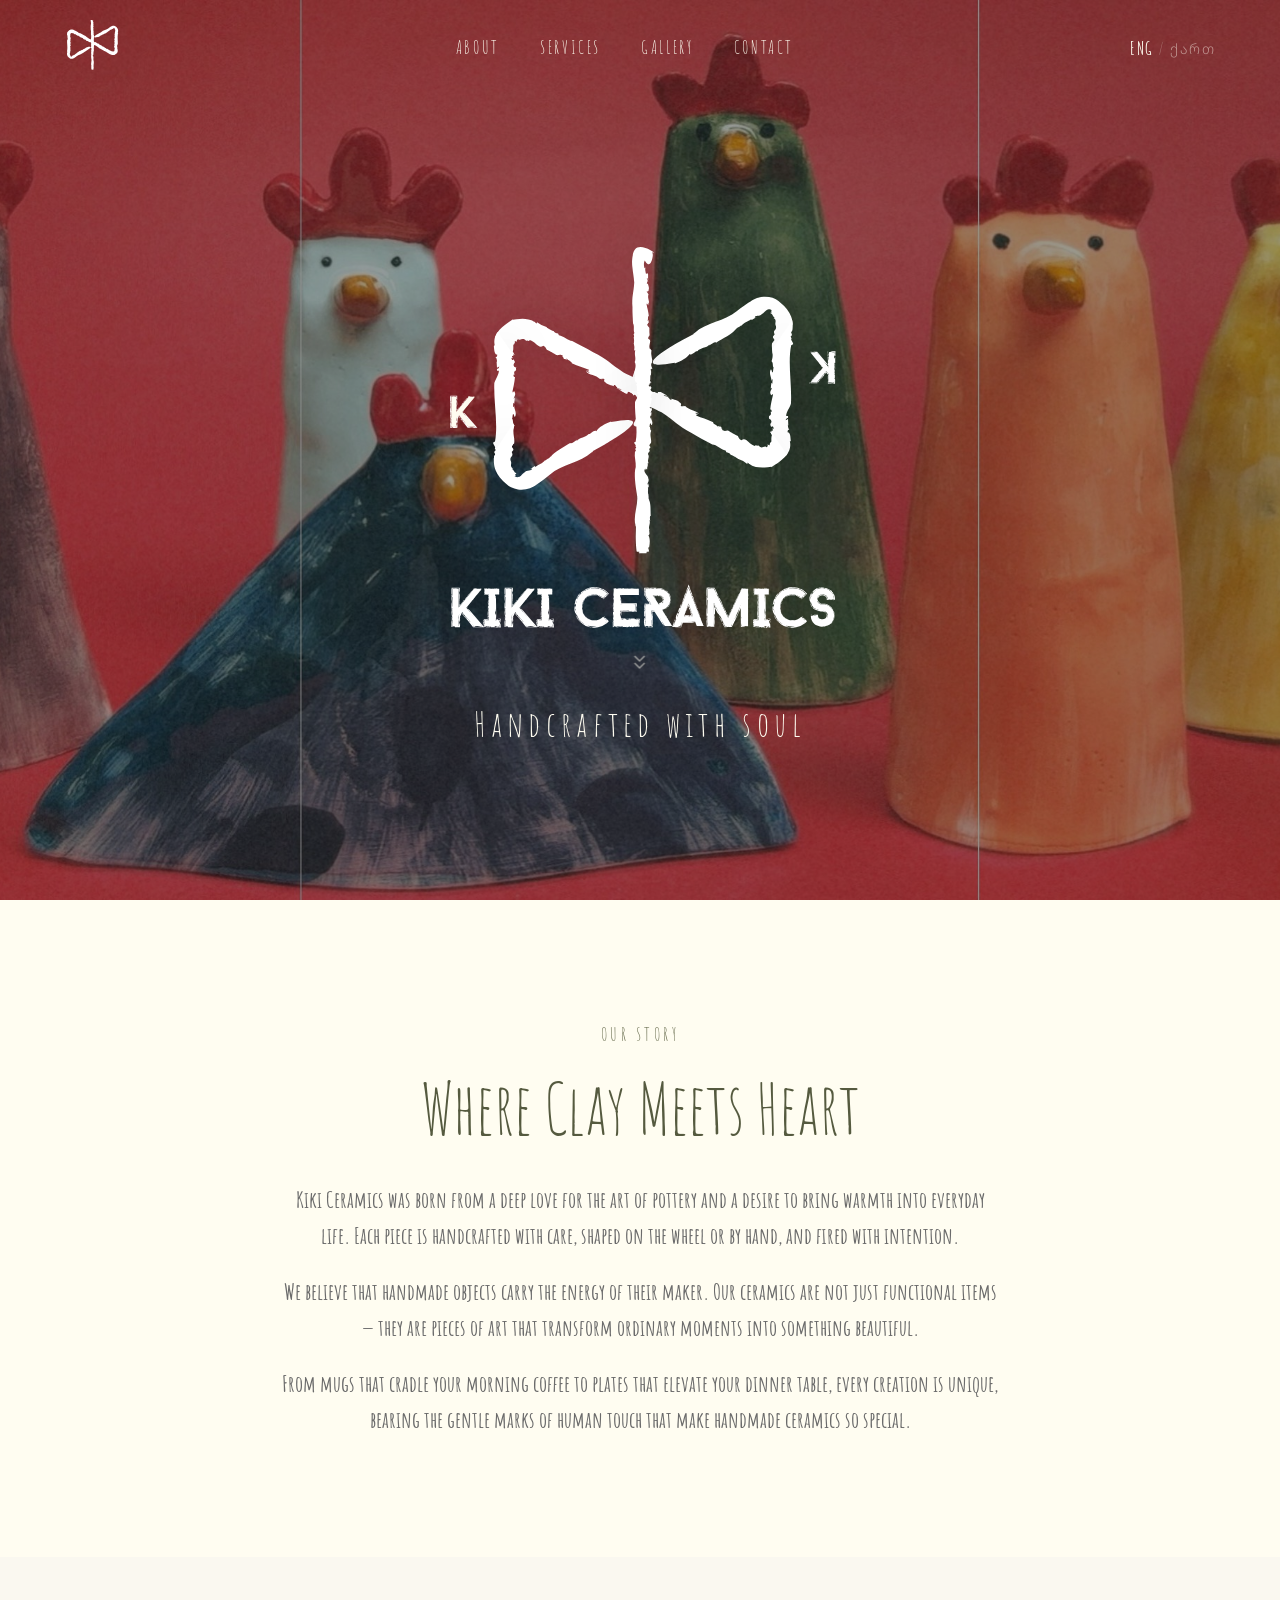
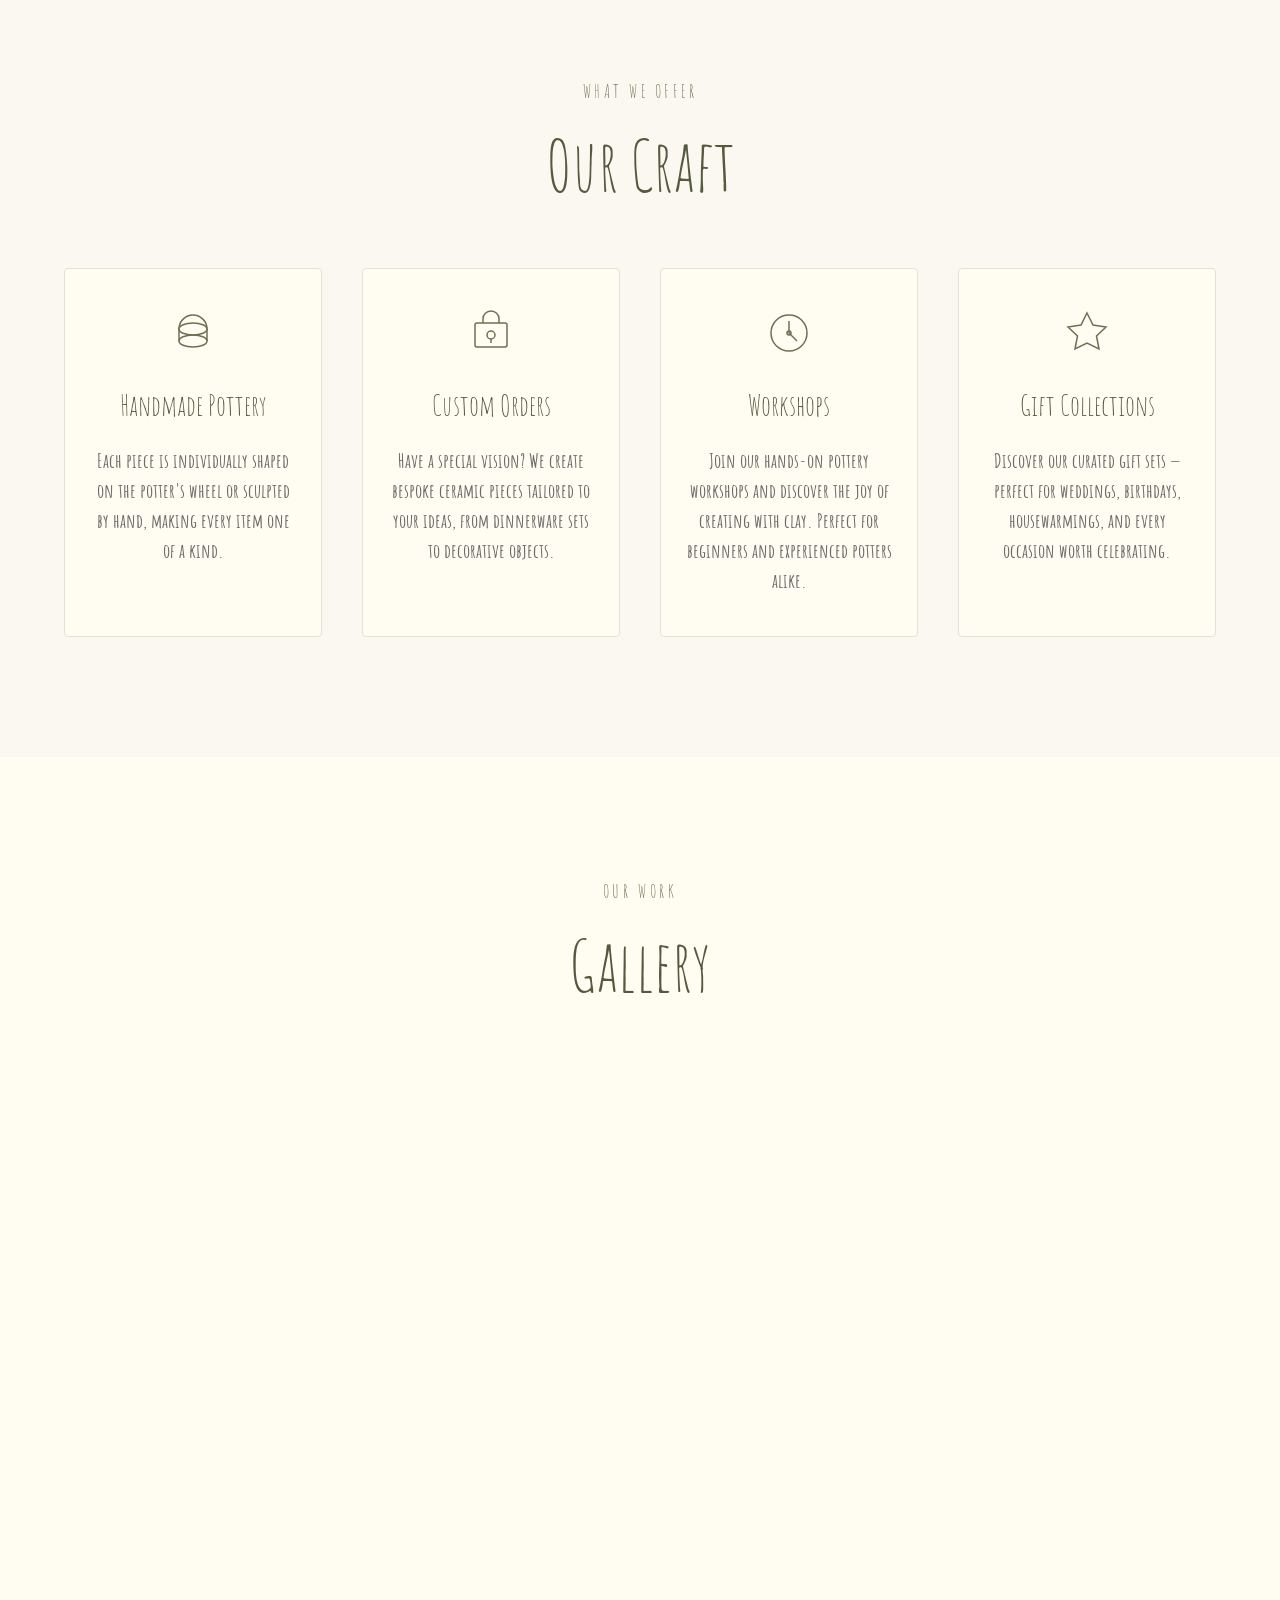
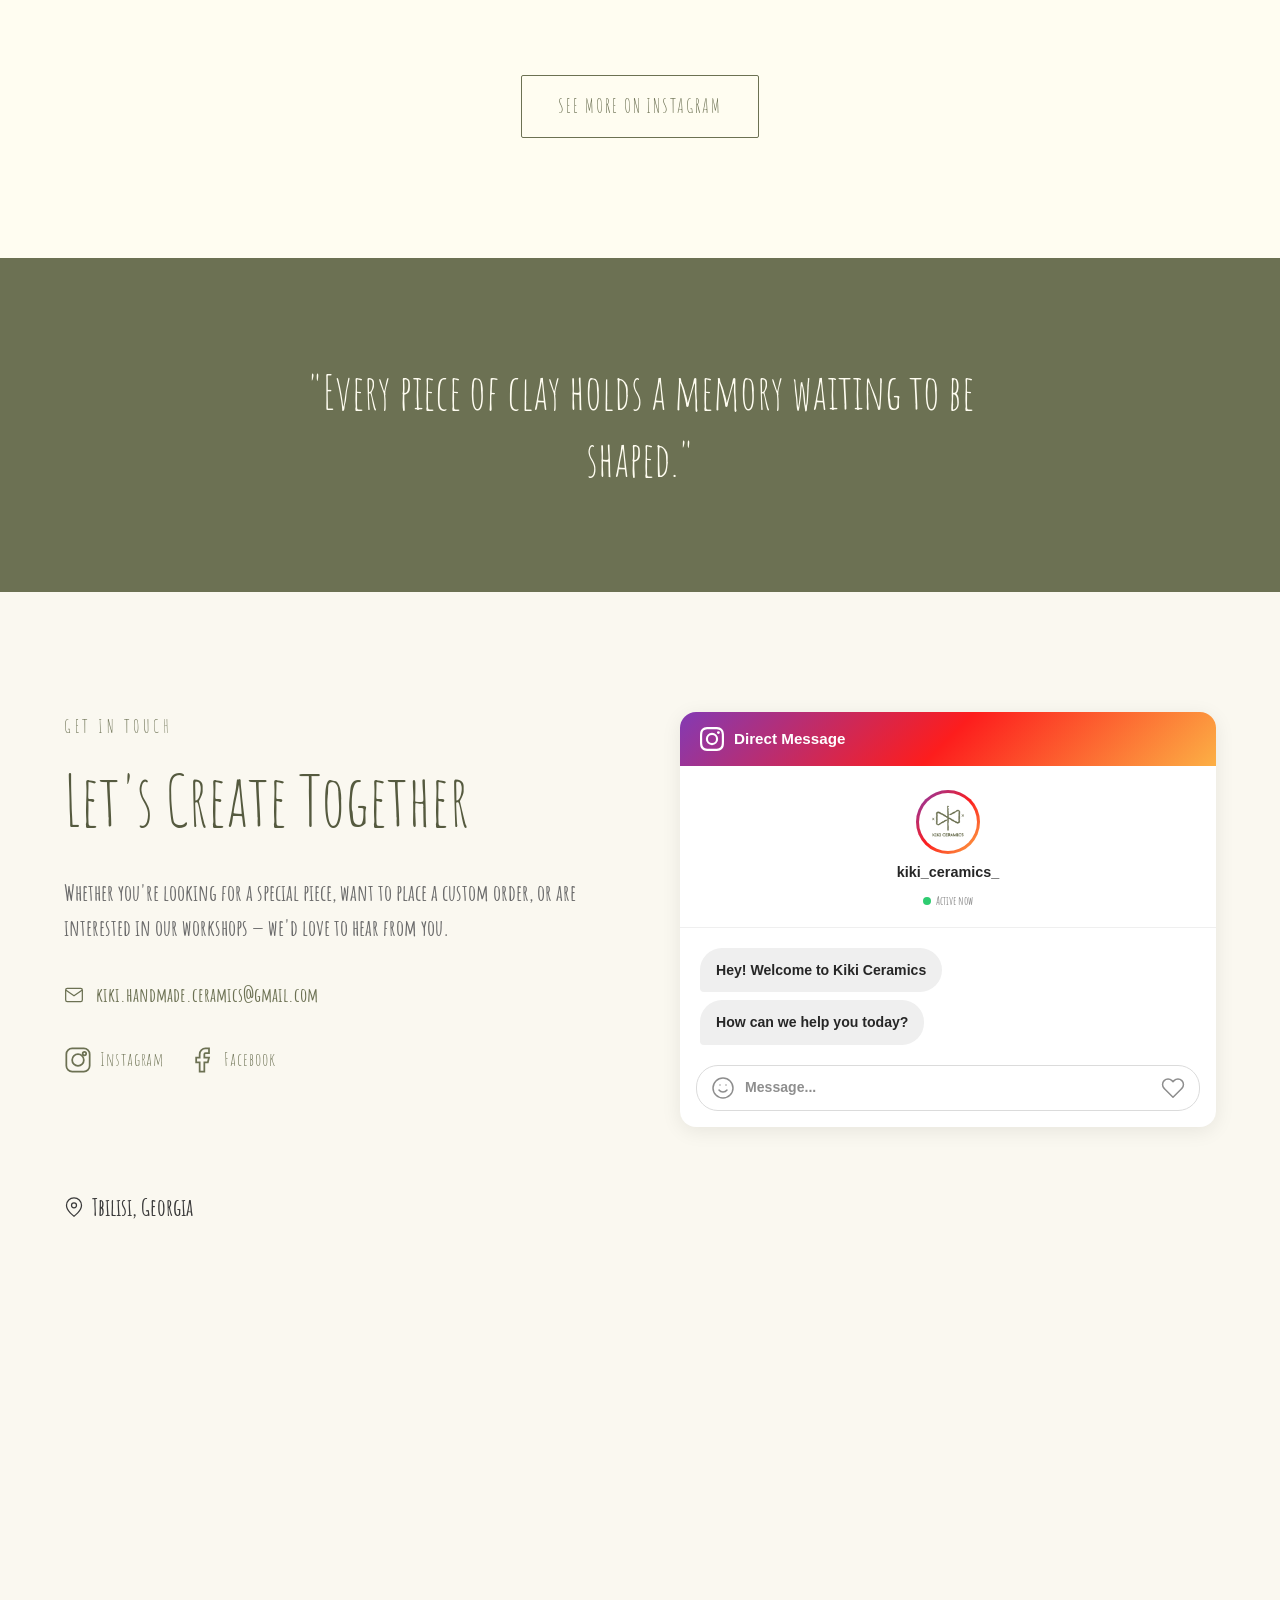
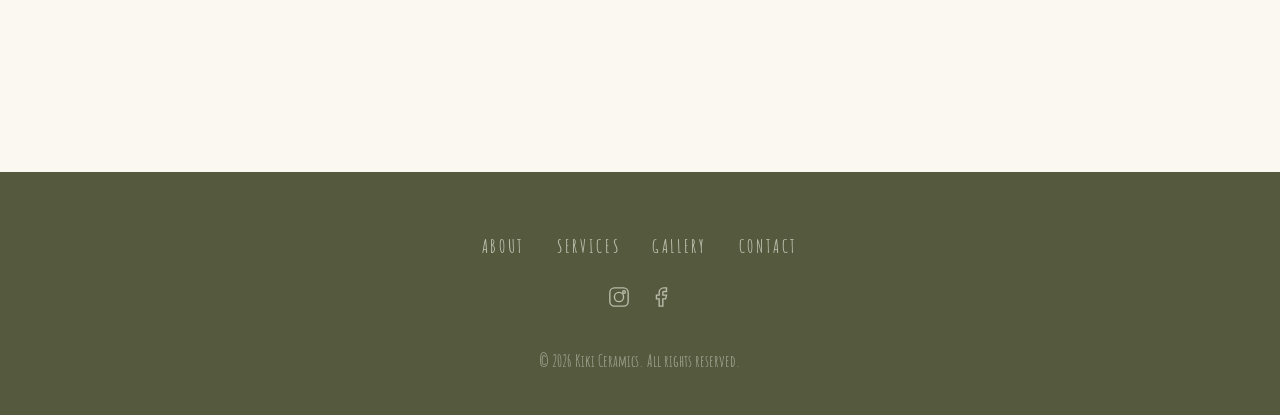
<file: index.html>
<!DOCTYPE html>
<html lang="en">
<head>
  <meta charset="UTF-8">
  <meta name="viewport" content="width=device-width, initial-scale=1.0">
  <title>Kiki Ceramics | Handmade Ceramics</title>
  <meta name="description" content="Kiki Ceramics - Unique handmade ceramics crafted with love. Each piece tells a story.">
  <meta property="og:title" content="Kiki Ceramics | Handmade Ceramics">
  <meta property="og:description" content="Unique handmade ceramics crafted with love in Tbilisi, Georgia. Each piece tells a story.">
  <meta property="og:type" content="website">
  <meta property="og:image" content="assets/images/logo-green.png">
  <link rel="icon" type="image/png" href="assets/images/logo-green.png">
  <link rel="stylesheet" href="styles.css">
  <link rel="preconnect" href="https://fonts.googleapis.com">
  <link rel="preconnect" href="https://fonts.gstatic.com" crossorigin>
  <link href="https://fonts.googleapis.com/css2?family=Amatic+SC:wght@400;700&family=Cormorant+Garamond:ital,wght@0,300;0,400;0,500;0,600;1,300;1,400&family=Inter:wght@300;400;500&family=Noto+Sans+Georgian:wght@300;400;500;600&family=Noto+Serif+Georgian:wght@300;400;500;600&display=swap" rel="stylesheet">
</head>
<body>

  <!-- Navigation -->
  <nav class="nav" id="nav">
    <div class="nav-inner">
      <a href="#hero" class="nav-logo">
        <img src="assets/images/logo-white-bowtie.svg" alt="Kiki Ceramics" class="nav-logo-img nav-logo-white">
        <img src="assets/images/logo-green-bowtie.svg" alt="Kiki Ceramics" class="nav-logo-img nav-logo-green">
      </a>
      <div class="nav-links" id="navLinks">
        <a href="#about" class="nav-link" data-i18n="nav.about">About</a>
        <a href="#services" class="nav-link" data-i18n="nav.services">Services</a>
        <a href="#gallery" class="nav-link" data-i18n="nav.gallery">Gallery</a>
        <a href="#contact" class="nav-link" data-i18n="nav.contact">Contact</a>
      </div>
      <div class="nav-right">
        <button class="lang-toggle" id="langToggle" aria-label="Switch language">
          <span class="lang-option" data-lang="en"><strong>ENG</strong></span>
          <span class="lang-divider">/</span>
          <span class="lang-option active" data-lang="ka">ქართ</span>
        </button>
        <button class="nav-hamburger" id="hamburger" aria-label="Toggle menu">
          <span></span>
          <span></span>
          <span></span>
        </button>
      </div>
    </div>
  </nav>

  <!-- Mobile Menu -->
  <div class="mobile-menu" id="mobileMenu">
    <div class="mobile-menu-inner">
      <a href="#about" class="mobile-link" data-i18n="nav.about">About</a>
      <a href="#services" class="mobile-link" data-i18n="nav.services">Services</a>
      <a href="#gallery" class="mobile-link" data-i18n="nav.gallery">Gallery</a>
      <a href="#contact" class="mobile-link" data-i18n="nav.contact">Contact</a>
      <div class="mobile-social">
        <a href="https://www.instagram.com/kiki_ceramics_/" target="_blank" rel="noopener noreferrer" aria-label="Instagram">
          <svg width="24" height="24" viewBox="0 0 24 24" fill="none" stroke="currentColor" stroke-width="1.5"><rect x="2" y="2" width="20" height="20" rx="5"/><circle cx="12" cy="12" r="5"/><circle cx="17.5" cy="6.5" r="1.5"/></svg>
        </a>
        <a href="https://www.facebook.com/Kiki.Handmade.Ceramics" target="_blank" rel="noopener noreferrer" aria-label="Facebook">
          <svg width="24" height="24" viewBox="0 0 24 24" fill="none" stroke="currentColor" stroke-width="1.5"><path d="M18 2h-3a5 5 0 0 0-5 5v3H7v4h3v8h4v-8h3l1-4h-4V7a1 1 0 0 1 1-1h3z"/></svg>
        </a>
      </div>
    </div>
  </div>

  <!-- Hero Section -->
  <section class="hero" id="hero">
    <div class="hero-bg"></div>
    <div class="hero-content">
      <div class="hero-logo-wrapper">
        <img src="assets/images/logo-white-center.svg" alt="Kiki Ceramics" class="hero-logo hero-logo-center">
        <img src="assets/images/logo-white-wing-right-1.svg" alt="" aria-hidden="true" class="hero-logo hero-logo-wing-r1">
        <img src="assets/images/logo-white-wing-right-2.svg" alt="" aria-hidden="true" class="hero-logo hero-logo-wing-r2">
        <img src="assets/images/logo-white-wing-right-3.svg" alt="" aria-hidden="true" class="hero-logo hero-logo-wing-r3">
        <img src="assets/images/logo-white-wing-left-1.svg" alt="" aria-hidden="true" class="hero-logo hero-logo-wing-l1">
        <img src="assets/images/logo-white-wing-left-2.svg" alt="" aria-hidden="true" class="hero-logo hero-logo-wing-l2">
        <img src="assets/images/logo-white-wing-left-3.svg" alt="" aria-hidden="true" class="hero-logo hero-logo-wing-l3">
        <img src="assets/images/logo-white-kk.svg" alt="" aria-hidden="true" class="hero-logo hero-logo-kk">
        <img src="assets/images/logo-white-text.svg" alt="" aria-hidden="true" class="hero-logo hero-logo-text">
        <div class="hero-below-logo">
          <a href="#about" class="hero-scroll">
            <svg width="24" height="24" viewBox="0 0 24 24" fill="none" stroke="currentColor" stroke-width="1.5"><path d="M7 13l5 5 5-5M7 6l5 5 5-5"/></svg>
          </a>
          <p class="hero-tagline" data-i18n="hero.tagline">Handcrafted with soul</p>
        </div>
      </div>
    </div>
  </section>

  <!-- About Section -->
  <section class="section about" id="about">
    <div class="container">
      <div class="about-grid">
        <div class="about-text">
          <span class="section-label" data-i18n="about.label">Our Story</span>
          <h2 class="section-title" data-i18n="about.title">Where Clay Meets Heart</h2>
          <p class="about-description" data-i18n="about.p1">
            Kiki Ceramics was born from a deep love for the art of pottery and a desire to bring warmth into everyday life. Each piece is handcrafted with care, shaped on the wheel or by hand, and fired with intention.
          </p>
          <p class="about-description" data-i18n="about.p2">
            We believe that handmade objects carry the energy of their maker. Our ceramics are not just functional items — they are pieces of art that transform ordinary moments into something beautiful.
          </p>
          <p class="about-description" data-i18n="about.p3">
            From mugs that cradle your morning coffee to plates that elevate your dinner table, every creation is unique, bearing the gentle marks of human touch that make handmade ceramics so special.
          </p>
        </div>
      </div>
    </div>
  </section>

  <!-- Services Section -->
  <section class="section services" id="services">
    <div class="container">
      <span class="section-label center" data-i18n="services.label">What We Offer</span>
      <h2 class="section-title center" data-i18n="services.title">Our Craft</h2>
      <div class="services-grid">
        <div class="service-card">
          <div class="service-icon">
            <svg width="48" height="48" viewBox="0 0 48 48" fill="none" stroke="currentColor" stroke-width="1.5">
              <ellipse cx="24" cy="32" rx="14" ry="6"/>
              <path d="M10 32V20c0-7.7 6.3-14 14-14s14 6.3 14 14v12"/>
              <ellipse cx="24" cy="20" rx="14" ry="6"/>
            </svg>
          </div>
          <h3 class="service-title" data-i18n="services.handmade.title">Handmade Pottery</h3>
          <p class="service-text" data-i18n="services.handmade.text">
            Each piece is individually shaped on the potter's wheel or sculpted by hand, making every item one of a kind.
          </p>
        </div>
        <div class="service-card">
          <div class="service-icon">
            <svg width="48" height="48" viewBox="0 0 48 48" fill="none" stroke="currentColor" stroke-width="1.5">
              <rect x="8" y="14" width="32" height="24" rx="2"/>
              <path d="M16 14V10a8 8 0 0 1 16 0v4"/>
              <circle cx="24" cy="26" r="4"/>
              <path d="M24 30v4"/>
            </svg>
          </div>
          <h3 class="service-title" data-i18n="services.custom.title">Custom Orders</h3>
          <p class="service-text" data-i18n="services.custom.text">
            Have a special vision? We create bespoke ceramic pieces tailored to your ideas, from dinnerware sets to decorative objects.
          </p>
        </div>
        <div class="service-card">
          <div class="service-icon">
            <svg width="48" height="48" viewBox="0 0 48 48" fill="none" stroke="currentColor" stroke-width="1.5">
              <circle cx="24" cy="24" r="18"/>
              <path d="M24 12v12l8 8"/>
              <circle cx="24" cy="24" r="2"/>
            </svg>
          </div>
          <h3 class="service-title" data-i18n="services.workshops.title">Workshops</h3>
          <p class="service-text" data-i18n="services.workshops.text">
            Join our hands-on pottery workshops and discover the joy of creating with clay. Perfect for beginners and experienced potters alike.
          </p>
        </div>
        <div class="service-card">
          <div class="service-icon">
            <svg width="48" height="48" viewBox="0 0 48 48" fill="none" stroke="currentColor" stroke-width="1.5">
              <path d="M24 4l6 12 13 2-9.5 9 2.5 13L24 34l-12 6 2.5-13L5 18l13-2z"/>
            </svg>
          </div>
          <h3 class="service-title" data-i18n="services.gifts.title">Gift Collections</h3>
          <p class="service-text" data-i18n="services.gifts.text">
            Discover our curated gift sets — perfect for weddings, birthdays, housewarmings, and every occasion worth celebrating.
          </p>
        </div>
      </div>
    </div>
  </section>

  <!-- Gallery Section -->
  <section class="section gallery" id="gallery">
    <div class="container">
      <span class="section-label center" data-i18n="gallery.label">Our Work</span>
      <h2 class="section-title center" data-i18n="gallery.title">Gallery</h2>
      <div class="gallery-embed">
        <iframe src="https://www.instagram.com/kiki_ceramics_/embed/" frameborder="0" scrolling="no" allowtransparency="true" class="instagram-embed-iframe"></iframe>
      </div>
      <div class="gallery-cta">
        <a href="https://www.instagram.com/kiki_ceramics_/" target="_blank" rel="noopener noreferrer" class="btn btn-outline" data-i18n="gallery.cta">
          See More on Instagram
        </a>
      </div>
    </div>
  </section>

  <!-- Testimonial / Quote -->
  <section class="section quote-section">
    <div class="container">
      <blockquote class="quote">
        <p class="quote-text" data-i18n="quote.text">"Every piece of clay holds a memory waiting to be shaped."</p>
      </blockquote>
    </div>
  </section>

  <!-- Contact Section -->
  <section class="section contact" id="contact">
    <div class="container">
      <div class="contact-grid">
        <div class="contact-info">
          <span class="section-label" data-i18n="contact.label">Get in Touch</span>
          <h2 class="section-title" data-i18n="contact.title">Let's Create Together</h2>
          <p class="contact-description" data-i18n="contact.text">
            Whether you're looking for a special piece, want to place a custom order, or are interested in our workshops — we'd love to hear from you.
          </p>
          <div class="contact-details">
            <div class="contact-item">
              <svg width="20" height="20" viewBox="0 0 24 24" fill="none" stroke="currentColor" stroke-width="1.5"><path d="M4 4h16c1.1 0 2 .9 2 2v12c0 1.1-.9 2-2 2H4c-1.1 0-2-.9-2-2V6c0-1.1.9-2 2-2z"/><polyline points="22,6 12,13 2,6"/></svg>
              <a href="mailto:kiki.handmade.ceramics@gmail.com">kiki.handmade.ceramics@gmail.com</a>
            </div>
          </div>
          <div class="contact-social">
            <a href="https://www.instagram.com/kiki_ceramics_/" target="_blank" rel="noopener noreferrer" class="social-link" aria-label="Instagram">
              <svg width="28" height="28" viewBox="0 0 24 24" fill="none" stroke="currentColor" stroke-width="1.5"><rect x="2" y="2" width="20" height="20" rx="5"/><circle cx="12" cy="12" r="5"/><circle cx="17.5" cy="6.5" r="1.5"/></svg>
              <span>Instagram</span>
            </a>
            <a href="https://www.facebook.com/Kiki.Handmade.Ceramics" target="_blank" rel="noopener noreferrer" class="social-link" aria-label="Facebook">
              <svg width="28" height="28" viewBox="0 0 24 24" fill="none" stroke="currentColor" stroke-width="1.5"><path d="M18 2h-3a5 5 0 0 0-5 5v3H7v4h3v8h4v-8h3l1-4h-4V7a1 1 0 0 1 1-1h3z"/></svg>
              <span>Facebook</span>
            </a>
          </div>
        </div>
        <a href="https://ig.me/m/kiki_ceramics_" target="_blank" rel="noopener noreferrer" class="dm-chat">
          <div class="dm-chat-header">
            <svg class="dm-ig-logo" width="24" height="24" viewBox="0 0 24 24" fill="white"><path d="M12 2.163c3.204 0 3.584.012 4.85.07 3.252.148 4.771 1.691 4.919 4.919.058 1.265.069 1.645.069 4.849 0 3.205-.012 3.584-.069 4.849-.149 3.225-1.664 4.771-4.919 4.919-1.266.058-1.644.07-4.85.07-3.204 0-3.584-.012-4.849-.07-3.26-.149-4.771-1.699-4.919-4.92-.058-1.265-.07-1.644-.07-4.849 0-3.204.013-3.583.07-4.849.149-3.227 1.664-4.771 4.919-4.919 1.266-.057 1.645-.069 4.849-.069zM12 0C8.741 0 8.333.014 7.053.072 2.695.272.273 2.69.073 7.052.014 8.333 0 8.741 0 12c0 3.259.014 3.668.072 4.948.2 4.358 2.618 6.78 6.98 6.98C8.333 23.986 8.741 24 12 24c3.259 0 3.668-.014 4.948-.072 4.354-.2 6.782-2.618 6.979-6.98.059-1.28.073-1.689.073-4.948 0-3.259-.014-3.667-.072-4.947-.196-4.354-2.617-6.78-6.979-6.98C15.668.014 15.259 0 12 0zm0 5.838a6.162 6.162 0 100 12.324 6.162 6.162 0 000-12.324zM12 16a4 4 0 110-8 4 4 0 010 8zm6.406-11.845a1.44 1.44 0 100 2.881 1.44 1.44 0 000-2.881z"/></svg>
            <div class="dm-chat-user">
              <span class="dm-chat-name">Direct Message</span>
            </div>
          </div>
          <div class="dm-chat-profile">
            <img src="assets/images/logo-green.png" alt="Kiki Ceramics" class="dm-chat-avatar">
            <span class="dm-chat-username">kiki_ceramics_</span>
            <span class="dm-chat-status"><span class="dm-status-dot"></span> <span data-i18n="contact.dm.active">Active now</span></span>
          </div>
          <div class="dm-chat-body">
            <div class="dm-bubble dm-bubble-them">
              <span data-i18n="contact.dm.msg1">Hey! Welcome to Kiki Ceramics</span>
            </div>
            <div class="dm-bubble dm-bubble-them">
              <span data-i18n="contact.dm.msg2">How can we help you today?</span>
            </div>
          </div>
          <div class="dm-chat-input">
            <div class="dm-input-left">
              <svg width="24" height="24" viewBox="0 0 24 24" fill="none" stroke="currentColor" stroke-width="1.5" stroke-linecap="round" stroke-linejoin="round"><circle cx="12" cy="12" r="10"/><path d="M8 14s1.5 2 4 2 4-2 4-2"/><line x1="9" y1="9" x2="9.01" y2="9"/><line x1="15" y1="9" x2="15.01" y2="9"/></svg>
              <span data-i18n="contact.dm.placeholder">Message...</span>
            </div>
            <svg width="24" height="24" viewBox="0 0 24 24" fill="none" stroke="currentColor" stroke-width="1.5" stroke-linecap="round" stroke-linejoin="round"><path d="M20.84 4.61a5.5 5.5 0 00-7.78 0L12 5.67l-1.06-1.06a5.5 5.5 0 00-7.78 7.78l1.06 1.06L12 21.23l7.78-7.78 1.06-1.06a5.5 5.5 0 000-7.78z"/></svg>
          </div>
        </a>
      </div>
      <div class="map-wrapper">
        <div class="map-label">
          <svg width="20" height="20" viewBox="0 0 24 24" fill="none" stroke="currentColor" stroke-width="1.5"><path d="M21 10c0 7-9 13-9 13s-9-6-9-13a9 9 0 0 1 18 0z"/><circle cx="12" cy="10" r="3"/></svg>
          <span data-i18n="contact.location">Tbilisi, Georgia</span>
        </div>
        <iframe src="https://www.google.com/maps/embed?pb=!1m18!1m12!1m3!1d2978.5!2d44.7098691!3d41.7213943!2m3!1f0!2f0!3f0!3m2!1i1024!2i768!4f13.1!3m3!1m2!1s0x404473e780253381%3A0xa9ea9d4c72f1ffa7!2sAnemone!5e0!3m2!1sen!2sge!4v1709300000000" width="100%" height="400" style="border:0; border-radius:8px;" allowfullscreen="" loading="lazy" referrerpolicy="no-referrer-when-downgrade"></iframe>
      </div>
    </div>
  </section>

  <!-- Footer -->
  <footer class="footer">
    <div class="container">
      <div class="footer-inner">
        <div class="footer-links">
          <a href="#about" data-i18n="nav.about">About</a>
          <a href="#services" data-i18n="nav.services">Services</a>
          <a href="#gallery" data-i18n="nav.gallery">Gallery</a>
          <a href="#contact" data-i18n="nav.contact">Contact</a>
        </div>
        <div class="footer-social">
          <a href="https://www.instagram.com/kiki_ceramics_/" target="_blank" rel="noopener noreferrer" aria-label="Instagram">
            <svg width="22" height="22" viewBox="0 0 24 24" fill="none" stroke="currentColor" stroke-width="1.5"><rect x="2" y="2" width="20" height="20" rx="5"/><circle cx="12" cy="12" r="5"/><circle cx="17.5" cy="6.5" r="1.5"/></svg>
          </a>
          <a href="https://www.facebook.com/Kiki.Handmade.Ceramics" target="_blank" rel="noopener noreferrer" aria-label="Facebook">
            <svg width="22" height="22" viewBox="0 0 24 24" fill="none" stroke="currentColor" stroke-width="1.5"><path d="M18 2h-3a5 5 0 0 0-5 5v3H7v4h3v8h4v-8h3l1-4h-4V7a1 1 0 0 1 1-1h3z"/></svg>
          </a>
        </div>
        <p class="footer-copy">&copy; 2026 Kiki Ceramics. <span data-i18n="footer.rights">All rights reserved.</span></p>
      </div>
    </div>
  </footer>

  <script src="script.js"></script>
</body>
</html>
</file>
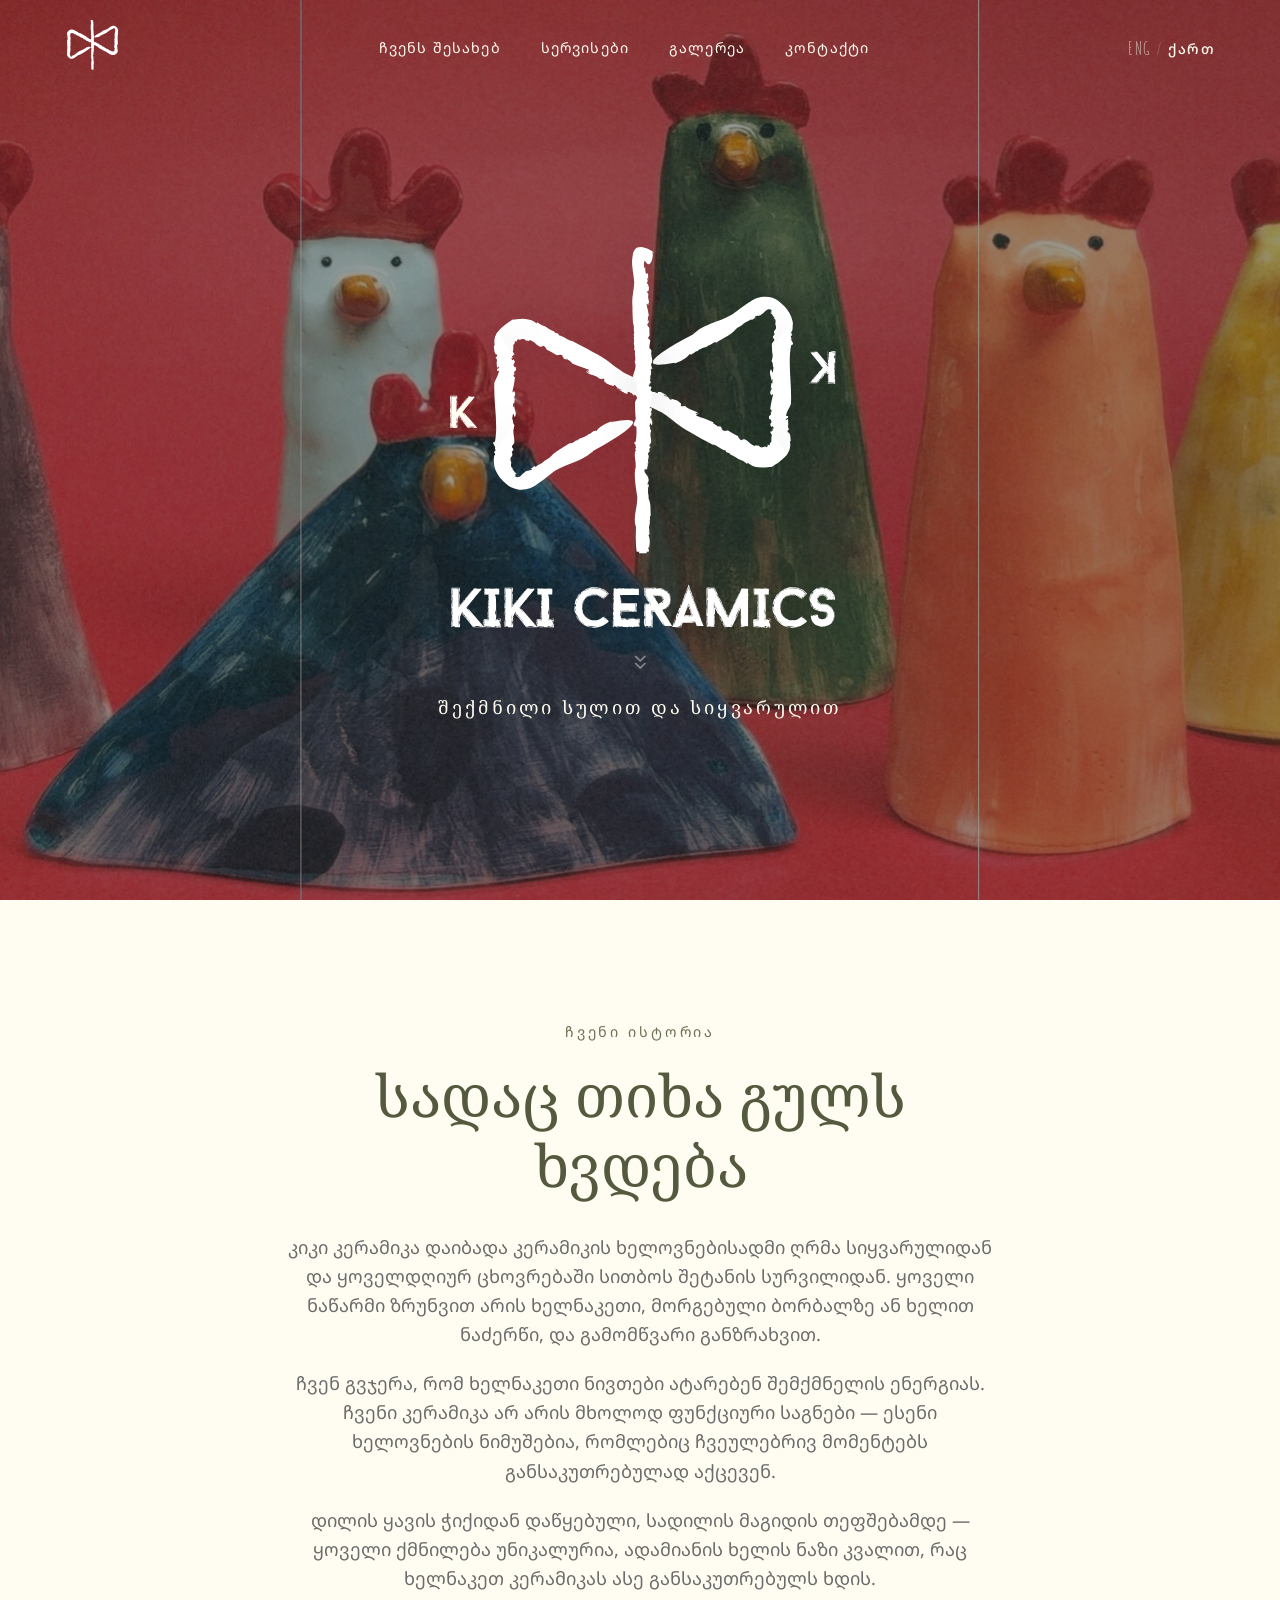
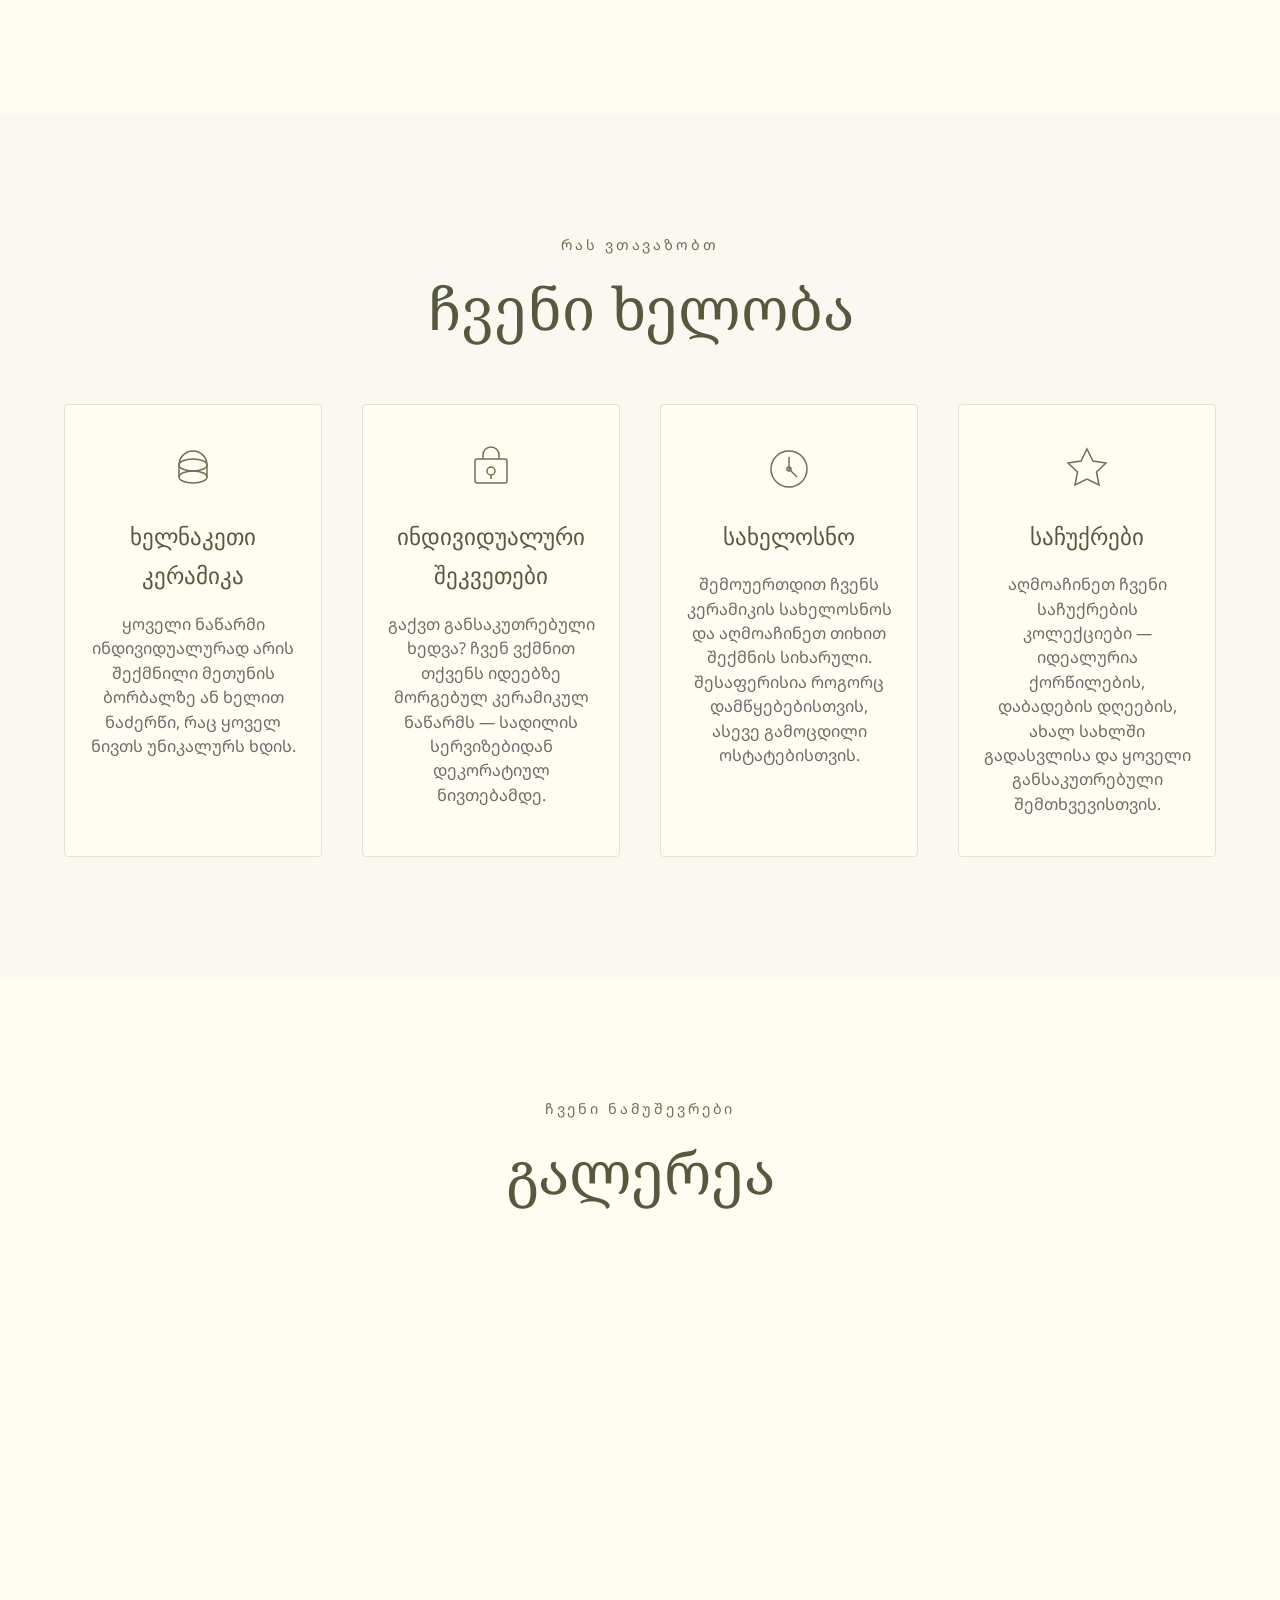
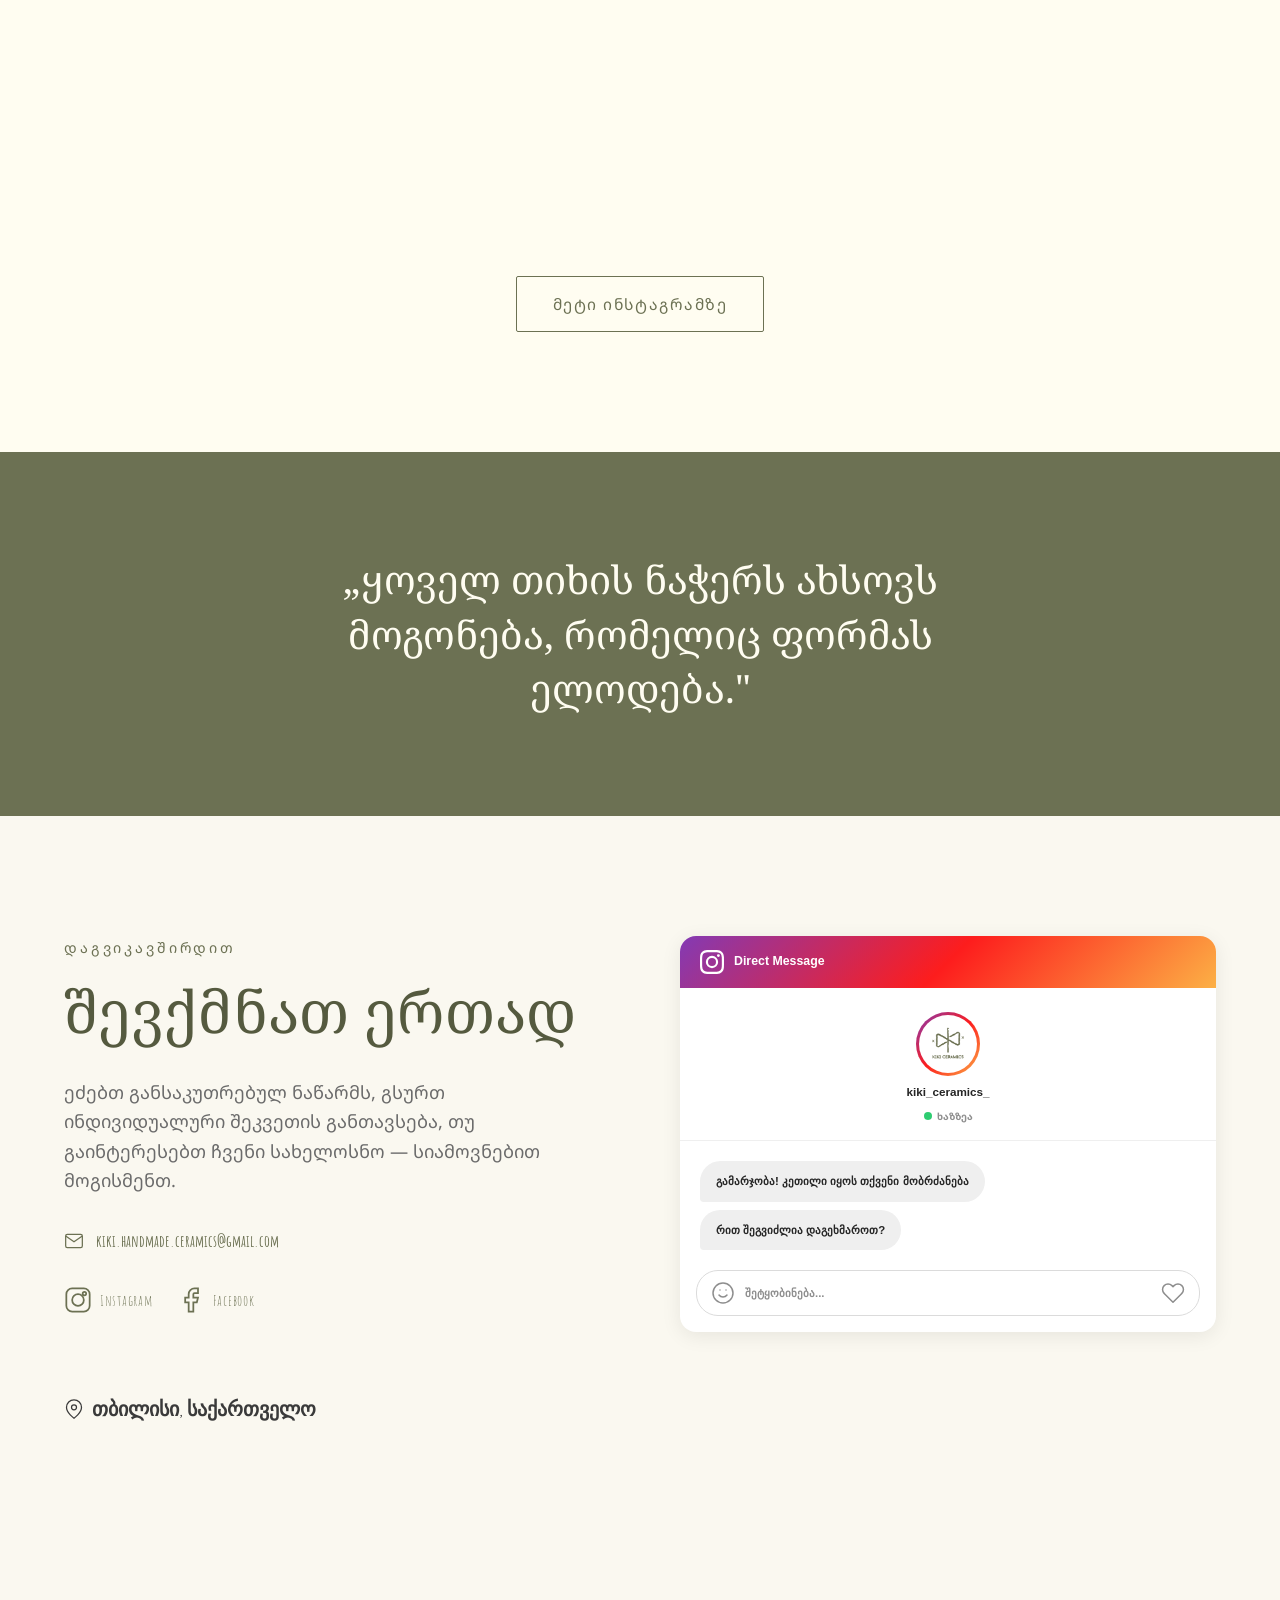
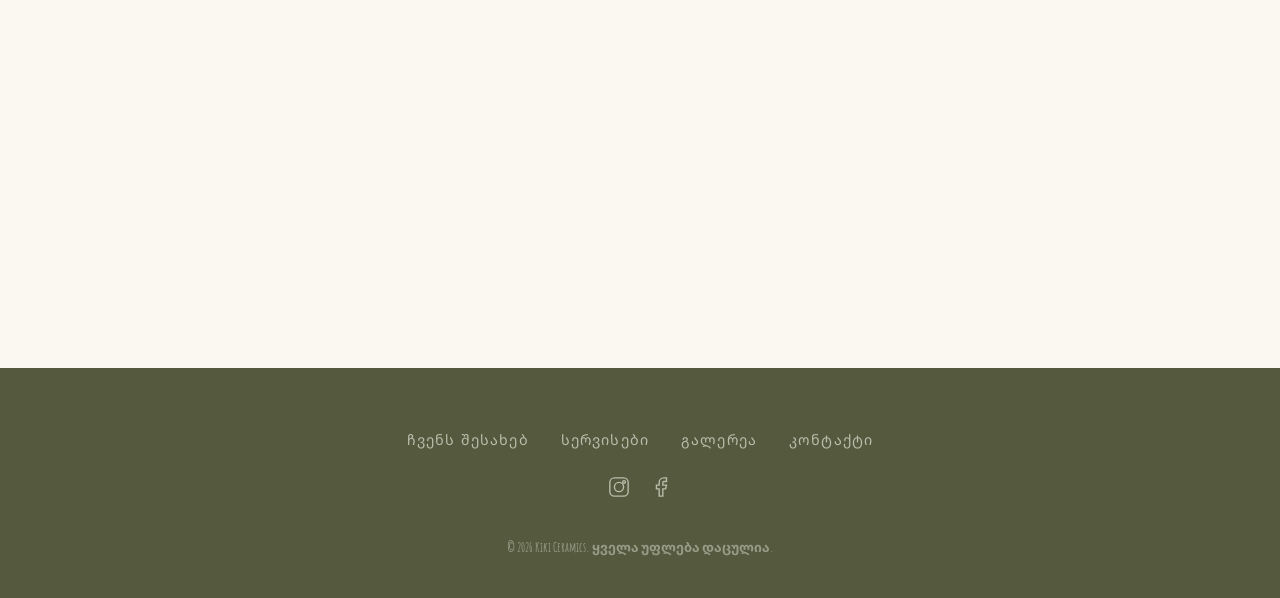
<file: ge/index.html>
<!DOCTYPE html>
<html>
<head>
  <meta charset="UTF-8">
  <script>
    localStorage.setItem('kiki-lang', 'ge');
    window.location.replace('/' + window.location.hash);
  </script>
</head>
<body></body>
</html>
</file>
<file: styles.css>
/* =========================================
   KIKI CERAMICS - Landing Page Styles
   ========================================= */

/* --- Font Faces --- */
@font-face {
  font-family: 'Baron Neue';
  src: url('assets/fonts/Baron Neue.otf') format('opentype');
  font-weight: 400;
  font-style: normal;
  font-display: swap;
}
@font-face {
  font-family: 'Baron Neue';
  src: url('assets/fonts/Baron Neue Bold.otf') format('opentype');
  font-weight: 700;
  font-style: normal;
  font-display: swap;
}
@font-face {
  font-family: 'Baron Neue';
  src: url('assets/fonts/Baron Neue Black.otf') format('opentype');
  font-weight: 900;
  font-style: normal;
  font-display: swap;
}

/* --- CSS Variables --- */
:root {
  --color-olive: #6C7153;
  --color-olive-dark: #555a3f;
  --color-olive-light: #8a8f6e;
  --color-cream: #FFFDF1;
  --color-cream-dark: #f5f2e3;
  --color-warm-white: #faf8f0;
  --color-text: #3a3a3a;
  --color-text-light: #6b6b6b;
  --color-text-muted: #999;
  --color-border: #e5e2d5;
  --font-display: 'Amatic SC', 'Cormorant Garamond', Georgia, serif;
  --font-heading: 'Amatic SC', 'Cormorant Garamond', Georgia, serif;
  --font-body: 'Amatic SC', 'Inter', 'Noto Sans Georgian', -apple-system, BlinkMacSystemFont, sans-serif;
  --font-georgian: 'Noto Sans Georgian', 'Inter', sans-serif;
  --font-georgian-heading: 'Noto Serif Georgian', Georgia, serif;
  --container-max: 1200px;
  --section-padding: 120px;
  --transition: 0.3s cubic-bezier(0.4, 0, 0.2, 1);
}

/* --- Reset & Base --- */
*, *::before, *::after {
  margin: 0;
  padding: 0;
  box-sizing: border-box;
}

html {
  scroll-behavior: smooth;
  font-size: 16px;
}

body {
  font-family: var(--font-body);
  font-weight: 700;
  color: var(--color-text);
  background-color: var(--color-cream);
  line-height: 1.7;
  -webkit-font-smoothing: antialiased;
  -moz-osx-font-smoothing: grayscale;
  overflow-x: hidden;
}

img {
  max-width: 100%;
  height: auto;
  display: block;
}

a {
  color: inherit;
  text-decoration: none;
  transition: var(--transition);
}

button {
  border: none;
  background: none;
  cursor: pointer;
  font-family: inherit;
}

.container {
  max-width: var(--container-max);
  margin: 0 auto;
  padding: 0 24px;
}

.section {
  padding: var(--section-padding) 0;
}

/* --- Typography --- */
.section-label {
  display: block;
  font-family: var(--font-body);
  font-size: 1.1rem;
  font-weight: 400;
  letter-spacing: 0.2em;
  text-transform: uppercase;
  color: var(--color-olive);
  margin-bottom: 16px;
}

.section-label.center {
  text-align: center;
}

.section-title {
  font-family: var(--font-heading);
  font-size: clamp(2.8rem, 5.5vw, 4.5rem);
  font-weight: 400;
  color: var(--color-olive-dark);
  line-height: 1.2;
  margin-bottom: 32px;
}

.section-title.center {
  text-align: center;
}

/* --- Buttons --- */
.btn {
  display: inline-flex;
  align-items: center;
  justify-content: center;
  padding: 14px 36px;
  font-family: var(--font-body);
  font-size: 1.2rem;
  font-weight: 400;
  letter-spacing: 0.1em;
  text-transform: uppercase;
  border-radius: 2px;
  transition: var(--transition);
  cursor: pointer;
}

.btn-primary {
  background-color: var(--color-olive);
  color: var(--color-cream);
  border: 1.5px solid var(--color-olive);
}

.btn-primary:hover {
  background-color: var(--color-olive-dark);
  border-color: var(--color-olive-dark);
}

.btn-outline {
  background: transparent;
  color: var(--color-olive);
  border: 1.5px solid var(--color-olive);
}

.btn-outline:hover {
  background-color: var(--color-olive);
  color: var(--color-cream);
}

/* =========================================
   NAVIGATION
   ========================================= */
.nav {
  position: fixed;
  top: 0;
  left: 0;
  right: 0;
  z-index: 1000;
  padding: 20px 0;
  transition: all 0.4s ease;
}

.nav.scrolled {
  background-color: rgba(255, 253, 241, 0.95);
  backdrop-filter: blur(12px);
  -webkit-backdrop-filter: blur(12px);
  padding: 12px 0;
  box-shadow: 0 1px 0 var(--color-border);
}

.nav-inner {
  max-width: var(--container-max);
  margin: 0 auto;
  padding: 0 24px;
  display: flex;
  align-items: center;
  justify-content: space-between;
}

.nav-logo {
  overflow: hidden;
  width: 56px;
  height: 56px;
  flex-shrink: 0;
  transition: var(--transition);
}

.nav-logo-img {
  width: 100%;
  height: 100%;
  transform: scale(2.2) translateY(-3%);
  transform-origin: center;
  transition: var(--transition);
}

.nav-logo-green {
  display: none;
}

.nav-logo-white {
  display: block;
}

.nav.scrolled .nav-logo {
  width: 44px;
  height: 44px;
}

.nav.scrolled .nav-logo-img {
  transform: scale(1.75) translateY(2%);
}

.nav.scrolled .nav-logo-green {
  display: block;
}

.nav.scrolled .nav-logo-white {
  display: none;
}

.nav-links {
  display: flex;
  gap: 40px;
}

.nav-link {
  font-size: 1.1rem;
  font-weight: 400;
  letter-spacing: 0.15em;
  text-transform: uppercase;
  color: var(--color-cream);
  position: relative;
}

.nav.scrolled .nav-link {
  color: var(--color-text);
}

.nav-link::after {
  content: '';
  position: absolute;
  bottom: -4px;
  left: 0;
  width: 0;
  height: 1px;
  background-color: currentColor;
  transition: width 0.3s ease;
}

.nav-link:hover::after {
  width: 100%;
}

.nav-right {
  display: flex;
  align-items: center;
  gap: 20px;
}

/* Language Toggle */
.lang-toggle {
  display: flex;
  align-items: center;
  gap: 4px;
  font-size: 1.1rem;
  letter-spacing: 0.1em;
  color: var(--color-cream);
  transition: var(--transition);
}

.nav.scrolled .lang-toggle {
  color: var(--color-text);
}

.lang-option {
  cursor: pointer;
  opacity: 0.5;
  transition: var(--transition);
}

.lang-option[data-lang="ka"] {
  font-weight: 300;
  font-size: 0.8em;
}

.lang-option.active {
  opacity: 1;
  font-weight: 500;
}

.lang-option:hover {
  opacity: 0.8;
}

.lang-divider {
  opacity: 0.3;
}

/* Hamburger */
.nav-hamburger {
  display: none;
  flex-direction: column;
  gap: 5px;
  padding: 4px;
}

.nav-hamburger span {
  display: block;
  width: 24px;
  height: 1.5px;
  background-color: var(--color-cream);
  transition: var(--transition);
}

.nav.scrolled .nav-hamburger span {
  background-color: var(--color-text);
}

.nav-hamburger.active span:nth-child(1) {
  transform: translateY(6.5px) rotate(45deg);
}
.nav-hamburger.active span:nth-child(2) {
  opacity: 0;
}
.nav-hamburger.active span:nth-child(3) {
  transform: translateY(-6.5px) rotate(-45deg);
}

/* Mobile Menu */
.mobile-menu {
  position: fixed;
  top: 0;
  left: 0;
  right: 0;
  bottom: 0;
  z-index: 999;
  background-color: var(--color-olive-dark);
  display: flex;
  align-items: center;
  justify-content: center;
  opacity: 0;
  pointer-events: none;
  transition: opacity 0.4s ease;
}

.mobile-menu.active {
  opacity: 1;
  pointer-events: all;
}

.mobile-menu-inner {
  text-align: center;
}

.mobile-link {
  display: block;
  font-family: var(--font-heading);
  font-size: 2.5rem;
  color: var(--color-cream);
  margin-bottom: 24px;
  opacity: 0;
  transform: translateY(20px);
  transition: all 0.4s ease;
}

.mobile-menu.active .mobile-link {
  opacity: 1;
  transform: translateY(0);
}

.mobile-menu.active .mobile-link:nth-child(1) { transition-delay: 0.1s; }
.mobile-menu.active .mobile-link:nth-child(2) { transition-delay: 0.15s; }
.mobile-menu.active .mobile-link:nth-child(3) { transition-delay: 0.2s; }
.mobile-menu.active .mobile-link:nth-child(4) { transition-delay: 0.25s; }

.mobile-social {
  margin-top: 40px;
  display: flex;
  justify-content: center;
  gap: 24px;
  opacity: 0;
  transition: opacity 0.4s ease 0.3s;
}

.mobile-menu.active .mobile-social {
  opacity: 1;
}

.mobile-social a {
  color: var(--color-cream);
  opacity: 0.7;
}

.mobile-social a:hover {
  opacity: 1;
}

/* =========================================
   HERO SECTION
   ========================================= */
.hero {
  position: relative;
  height: 100vh;
  min-height: 600px;
  display: flex;
  align-items: center;
  justify-content: center;
  overflow: hidden;
}

.hero-bg {
  position: absolute;
  inset: 0;
  background: url('assets/images/hero-bg.jpg') center/cover no-repeat;
}

.hero-bg::after {
  content: '';
  position: absolute;
  inset: 0;
  background: rgba(0, 0, 0, 0.4);
}

.hero-content {
  position: relative;
  z-index: 1;
  text-align: center;
  padding: 0 24px;
}

.hero-logo-wrapper {
  margin-bottom: -72px;
  margin-top: -162px;
  position: relative;
  width: min(720px, 72vw);
  aspect-ratio: 1;
  margin-left: auto;
  margin-right: auto;
  pointer-events: none;
  user-select: none;
  overflow: visible;
  animation: logoHover 5s ease-in-out 4s infinite;
}

@keyframes logoHover {
  0%, 100% { transform: translateY(0); }
  50%      { transform: translateY(-8px); }
}

/* --- All logo layers share the same size and position --- */
.hero-logo {
  position: absolute;
  inset: 0;
  width: 100%;
  height: 100%;
  object-fit: contain;
  filter: drop-shadow(0 2px 20px rgba(0,0,0,0.1));
  -webkit-user-drag: none;
}

/*
 * PART 1: Center vertical line — draws top to bottom
 */
.hero-logo-center {
  z-index: 4;
  opacity: 0;
  animation: centerDraw 1.2s cubic-bezier(0.4, 0, 0.2, 1) 0.2s both;
}

@keyframes centerDraw {
  0% {
    clip-path: inset(0 0 100% 0);
    opacity: 1;
  }
  100% {
    clip-path: inset(0 0 0% 0);
    opacity: 1;
  }
}

/*
 * PART 2 & 3: Wing edges — 3 zones per wing, simple directional wipes.
 * Each zone SVG has a built-in clipPath isolating its edge.
 * CSS inset() wipes in the stroke direction with tight bounds.
 *
 * Right wing order: R1 (top edge C→TR), R2 (right edge TR→BR), R3 (bottom edge BR→C)
 * Left  wing order: L1 (top edge C→TL), L2 (left edge TL→BL), L3 (bottom edge BL→C)
 */
.hero-logo-wing-r1,
.hero-logo-wing-r2,
.hero-logo-wing-r3,
.hero-logo-wing-l1,
.hero-logo-wing-l2,
.hero-logo-wing-l3 {
  z-index: 3;
}

/* Right wing zones */
.hero-logo-wing-r1 { animation: wipeR1 0.35s linear 0.8s both; }
.hero-logo-wing-r2 { animation: wipeR2 0.35s linear 1.07s both; }
.hero-logo-wing-r3 { animation: wipeR3 0.35s linear 1.34s both; }

/* Left wing zones */
.hero-logo-wing-l1 { animation: wipeL1 0.35s linear 1.75s both; }
.hero-logo-wing-l2 { animation: wipeL2 0.35s linear 2.02s both; }
.hero-logo-wing-l3 { animation: wipeL3 0.35s linear 2.29s both; }

/* R1: top edge, wipe left→right */
@keyframes wipeR1 {
  from { clip-path: inset(0 52% 0 0); }
  to   { clip-path: inset(0 28% 0 0); }
}

/* R2: right edge, wipe top→bottom */
@keyframes wipeR2 {
  from { clip-path: inset(0 0 62% 0); }
  to   { clip-path: inset(0 0 40% 0); }
}

/* R3: bottom edge, wipe right→left */
@keyframes wipeR3 {
  from { clip-path: inset(0 0 0 71%); }
  to   { clip-path: inset(0 0 0 49%); }
}

/* L1: top edge, wipe right→left */
@keyframes wipeL1 {
  from { clip-path: inset(0 0 0 52%); }
  to   { clip-path: inset(0 0 0 28%); }
}

/* L2: left edge, wipe top→bottom */
@keyframes wipeL2 {
  from { clip-path: inset(0 0 62% 0); }
  to   { clip-path: inset(0 0 40% 0); }
}

/* L3: bottom edge, wipe left→right */
@keyframes wipeL3 {
  from { clip-path: inset(0 72% 0 0); }
  to   { clip-path: inset(0 50% 0 0); }
}

/*
 * PART 4: K letters — bounce up after wings
 */
.hero-logo-kk {
  z-index: 2;
  opacity: 0;
  animation: lettersBounce 1.2s cubic-bezier(0.34, 1.56, 0.64, 1) 2.7s both;
}

/*
 * PART 5: "KIKI CERAMICS" text — bounce up after K letters
 */
.hero-logo-text {
  z-index: 1;
  opacity: 0;
  animation: lettersBounce 1.2s cubic-bezier(0.34, 1.56, 0.64, 1) 2.7s both;
}

@keyframes lettersBounce {
  0% {
    opacity: 0;
    transform: translateY(18px);
  }
  100% {
    opacity: 1;
    transform: translateY(0);
  }
}

.hero-below-logo {
  position: absolute;
  top: 84%;
  left: 50%;
  transform: translateX(-50%);
  width: max-content;
  display: flex;
  flex-direction: column;
  align-items: center;
  gap: 12px;
  pointer-events: auto;
  z-index: 10;
}

.hero-tagline {
  font-family: var(--font-heading);
  font-size: clamp(1.5rem, 3.5vw, 2.2rem);
  font-weight: 400;
  color: var(--color-cream);
  letter-spacing: 0.15em;
  opacity: 0;
  animation: lettersBounce 1.2s cubic-bezier(0.34, 1.56, 0.64, 1) 2.7s both;
}

.hero-scroll {
  color: var(--color-cream);
  opacity: 0;
  animation: fadeInSimple 1.2s cubic-bezier(0.34, 1.56, 0.64, 1) 2.7s both;
}

@keyframes fadeInSimple {
  0% {
    opacity: 0;
    transform: translateY(10px);
  }
  100% {
    opacity: 0.5;
    transform: translateY(0);
  }
}

.hero-scroll:hover {
  opacity: 1;
}

@keyframes fadeInUp {
  from {
    opacity: 0;
    transform: translateY(24px);
  }
  to {
    opacity: 1;
    transform: translateY(0);
  }
}

@keyframes float {
  0%, 100% { transform: translateX(-50%) translateY(0); }
  50% { transform: translateX(-50%) translateY(8px); }
}

/* =========================================
   ABOUT SECTION
   ========================================= */
.about {
  background-color: var(--color-cream);
}

.about-grid {
  max-width: 720px;
  margin-left: auto;
  margin-right: auto;
  text-align: center;
}

.about-description {
  font-size: 1.4rem;
  line-height: 1.6;
  color: var(--color-text-light);
  margin-bottom: 20px;
}

.about-description:last-child {
  margin-bottom: 0;
}

.about-visual {
  display: flex;
  justify-content: center;
}

.about-image-placeholder {
  width: 100%;
  max-width: 420px;
  aspect-ratio: 3/4;
  background-color: var(--color-cream-dark);
  border-radius: 4px;
  display: flex;
  align-items: center;
  justify-content: center;
  border: 1px dashed var(--color-border);
}

.placeholder-icon {
  color: var(--color-olive-light);
  opacity: 0.4;
}

/* =========================================
   SERVICES SECTION
   ========================================= */
.services {
  background-color: var(--color-warm-white);
}

.services-grid {
  display: grid;
  grid-template-columns: repeat(4, 1fr);
  gap: 40px;
  margin-top: 60px;
}

.service-card {
  text-align: center;
  padding: 40px 24px;
  border-radius: 4px;
  background: var(--color-cream);
  border: 1px solid var(--color-border);
  transition: var(--transition);
}

.service-card:hover {
  transform: translateY(-4px);
  box-shadow: 0 12px 40px rgba(108, 113, 83, 0.08);
  border-color: var(--color-olive-light);
}

.service-icon {
  color: var(--color-olive);
  margin-bottom: 24px;
  display: flex;
  justify-content: center;
}

.service-title {
  font-family: var(--font-heading);
  font-size: 1.8rem;
  font-weight: 400;
  color: var(--color-olive-dark);
  margin-bottom: 16px;
}

.service-text {
  font-size: 1.25rem;
  line-height: 1.5;
  color: var(--color-text-light);
}

/* =========================================
   GALLERY SECTION
   ========================================= */
.gallery {
  background-color: var(--color-cream);
}

.gallery-embed {
  margin-top: 60px;
  display: flex;
  justify-content: center;
}

.instagram-embed-iframe {
  width: 100%;
  max-width: 540px;
  min-height: 560px;
  border: none;
  border-radius: 8px;
}

.gallery-cta {
  text-align: center;
  margin-top: 48px;
}

/* =========================================
   QUOTE SECTION
   ========================================= */
.quote-section {
  background-color: var(--color-olive);
  padding: 100px 0;
}

.quote {
  text-align: center;
  max-width: 700px;
  margin: 0 auto;
}

.quote-text {
  font-family: var(--font-heading);
  font-size: clamp(2rem, 4vw, 3rem);
  font-weight: 400;
  color: var(--color-cream);
  line-height: 1.4;
}

/* =========================================
   CONTACT SECTION
   ========================================= */
.contact {
  background-color: var(--color-warm-white);
}

.contact-grid {
  display: grid;
  grid-template-columns: 1fr 1fr;
  gap: 80px;
  align-items: start;
}

.contact-description {
  font-size: 1.4rem;
  line-height: 1.6;
  color: var(--color-text-light);
  margin-bottom: 32px;
}

.contact-details {
  margin-bottom: 32px;
}

.contact-item {
  display: flex;
  align-items: center;
  gap: 12px;
  margin-bottom: 16px;
  font-size: 1.25rem;
  color: var(--color-text-light);
}

.contact-item svg {
  color: var(--color-olive);
  flex-shrink: 0;
}

.contact-item a {
  color: var(--color-olive);
}

.contact-item a:hover {
  color: var(--color-olive-dark);
}

.contact-social {
  display: flex;
  gap: 24px;
}

.social-link {
  display: flex;
  align-items: center;
  gap: 8px;
  color: var(--color-olive);
  font-size: 1.15rem;
  font-weight: 400;
  letter-spacing: 0.05em;
}

.social-link:hover {
  color: var(--color-olive-dark);
}

/* Contact Form */
.contact-form-wrapper {
  background: var(--color-cream);
  padding: 48px;
  border-radius: 4px;
  border: 1px solid var(--color-border);
}

.form-group {
  margin-bottom: 24px;
}

.form-group label {
  display: block;
  font-size: 0.8rem;
  font-weight: 500;
  letter-spacing: 0.1em;
  text-transform: uppercase;
  color: var(--color-text);
  margin-bottom: 8px;
}

.form-group input,
.form-group textarea {
  width: 100%;
  padding: 12px 16px;
  font-family: var(--font-body);
  font-size: 0.95rem;
  color: var(--color-text);
  background-color: var(--color-warm-white);
  border: 1px solid var(--color-border);
  border-radius: 2px;
  transition: var(--transition);
  outline: none;
}

.form-group input:focus,
.form-group textarea:focus {
  border-color: var(--color-olive);
  box-shadow: 0 0 0 3px rgba(108, 113, 83, 0.1);
}

.form-group textarea {
  resize: vertical;
  min-height: 120px;
}

.contact-form .btn {
  width: 100%;
}

/* Instagram DM Chat Widget */
.dm-chat {
  display: flex;
  flex-direction: column;
  background: #fff;
  border-radius: 16px;
  overflow: hidden;
  text-decoration: none;
  color: #262626;
  transition: transform 0.3s ease, box-shadow 0.3s ease;
  cursor: pointer;
  box-shadow: 0 4px 20px rgba(0, 0, 0, 0.08);
}

.dm-chat:hover {
  transform: translateY(-4px);
  box-shadow: 0 12px 32px rgba(0, 0, 0, 0.15);
}

.dm-chat-header {
  display: flex;
  align-items: center;
  gap: 10px;
  padding: 14px 20px;
  background: linear-gradient(135deg, #833ab4, #fd1d1d, #fcb045);
  color: #fff;
}

.dm-ig-logo {
  flex-shrink: 0;
}

.dm-chat-user {
  display: flex;
  flex-direction: column;
}

.dm-chat-name {
  font-family: -apple-system, BlinkMacSystemFont, 'Segoe UI', Roboto, Helvetica, Arial, sans-serif;
  font-weight: 600;
  font-size: 0.95rem;
}

.dm-chat-profile {
  display: flex;
  flex-direction: column;
  align-items: center;
  gap: 6px;
  padding: 24px 20px 16px;
  border-bottom: 1px solid #efefef;
}

.dm-chat-avatar {
  width: 64px;
  height: 64px;
  border-radius: 50%;
  object-fit: cover;
  border: 3px solid transparent;
  background-image: linear-gradient(#fff, #fff), linear-gradient(135deg, #833ab4, #fd1d1d, #fcb045);
  background-origin: border-box;
  background-clip: padding-box, border-box;
}

.dm-chat-username {
  font-family: -apple-system, BlinkMacSystemFont, 'Segoe UI', Roboto, Helvetica, Arial, sans-serif;
  font-weight: 600;
  font-size: 0.9rem;
  color: #262626;
}

.dm-chat-status {
  display: flex;
  align-items: center;
  gap: 5px;
  font-size: 0.75rem;
  color: #8e8e8e;
}

.dm-status-dot {
  width: 8px;
  height: 8px;
  border-radius: 50%;
  background: #2ecc71;
  display: inline-block;
}

.dm-chat-body {
  padding: 20px;
  display: flex;
  flex-direction: column;
  gap: 8px;
  min-height: 100px;
}

.dm-bubble {
  padding: 12px 16px;
  border-radius: 22px;
  font-family: -apple-system, BlinkMacSystemFont, 'Segoe UI', Roboto, Helvetica, Arial, sans-serif;
  font-size: 0.88rem;
  line-height: 1.45;
  max-width: 85%;
}

.dm-bubble-them {
  background: #efefef;
  color: #262626;
  align-self: flex-start;
  border-bottom-left-radius: 4px;
}

.dm-chat-input {
  display: flex;
  align-items: center;
  justify-content: space-between;
  margin: 0 16px 16px;
  padding: 10px 14px;
  border: 1px solid #dbdbdb;
  border-radius: 22px;
  color: #8e8e8e;
  font-size: 0.88rem;
  font-family: -apple-system, BlinkMacSystemFont, 'Segoe UI', Roboto, Helvetica, Arial, sans-serif;
}

.dm-input-left {
  display: flex;
  align-items: center;
  gap: 10px;
}

.dm-chat-input svg {
  color: #8e8e8e;
  flex-shrink: 0;
}

.map-wrapper {
  margin-top: 60px;
}

.map-label {
  display: flex;
  align-items: center;
  gap: 8px;
  margin-bottom: 16px;
  color: var(--color-text);
  font-family: var(--font-heading);
  font-size: 1.5rem;
}

/* =========================================
   FOOTER
   ========================================= */
.footer {
  background-color: var(--color-olive-dark);
  padding: 60px 0 40px;
}

.footer-inner {
  display: flex;
  flex-direction: column;
  align-items: center;
  gap: 24px;
}

.footer-logo-img {
  height: 60px;
  width: auto;
  opacity: 0.9;
}

.footer-links {
  display: flex;
  gap: 32px;
}

.footer-links a {
  font-size: 1.1rem;
  letter-spacing: 0.15em;
  text-transform: uppercase;
  color: var(--color-cream);
  opacity: 0.6;
}

.footer-links a:hover {
  opacity: 1;
}

.footer-social {
  display: flex;
  gap: 20px;
}

.footer-social a {
  color: var(--color-cream);
  opacity: 0.6;
  transition: var(--transition);
}

.footer-social a:hover {
  opacity: 1;
}

.footer-copy {
  font-size: 1rem;
  color: var(--color-cream);
  opacity: 0.4;
  margin-top: 8px;
}

/* =========================================
   SCROLL ANIMATIONS
   ========================================= */
.fade-in {
  opacity: 0;
  transform: translateY(30px);
  transition: opacity 0.8s ease, transform 0.8s ease;
}

.fade-in.visible {
  opacity: 1;
  transform: translateY(0);
}

/* Stagger delays for service cards */
.service-card.fade-in:nth-child(1) { transition-delay: 0s; }
.service-card.fade-in:nth-child(2) { transition-delay: 0.1s; }
.service-card.fade-in:nth-child(3) { transition-delay: 0.2s; }
.service-card.fade-in:nth-child(4) { transition-delay: 0.3s; }

/* Gallery item stagger */

/* Georgian language specifics — smaller sizes to match Georgian script proportions */
html[lang="ka"] {
  font-size: 13px;
}

html[lang="ka"] .lang-toggle {
  font-size: 17.6px;
}

html[lang="ka"] .section-title,
html[lang="ka"] .hero-tagline {
  font-family: var(--font-georgian-heading);
  font-weight: 400;
}

html[lang="ka"] .hero-tagline {
  font-size: clamp(1rem, 2.5vw, 1.4rem);
}

html[lang="ka"] .quote-text {
  font-family: var(--font-georgian-heading);
  font-weight: 400;
}

html[lang="ka"] .nav-link,
html[lang="ka"] .mobile-link,
html[lang="ka"] .footer-links a {
  font-family: var(--font-georgian);
  font-weight: 400;
  letter-spacing: 0.08em;
}

html[lang="ka"] .section-label,
html[lang="ka"] .about-description,
html[lang="ka"] .service-text,
html[lang="ka"] .contact-description,
html[lang="ka"] .btn {
  font-family: var(--font-georgian);
  font-weight: 400;
}

/* Print & reduced-motion: disable animations */
@media print, (prefers-reduced-motion: reduce) {
  .fade-in {
    opacity: 1 !important;
    transform: none !important;
    transition: none !important;
  }
  .hero-logo,
  .hero-tagline,
  .hero-scroll {
    opacity: 1 !important;
    clip-path: none !important;
    transform: none !important;
    animation: none !important;
  }
}

/* =========================================
   RESPONSIVE
   ========================================= */
@media (max-width: 1024px) {
  :root {
    --section-padding: 80px;
  }

  .services-grid {
    grid-template-columns: repeat(2, 1fr);
    gap: 24px;
  }

  .about-grid {
    gap: 48px;
  }

  .contact-grid {
    gap: 48px;
  }
}

@media (max-width: 768px) {
  :root {
    --section-padding: 64px;
  }

  .nav-links {
    display: none;
  }

  .nav-hamburger {
    display: flex;
  }

  .about-grid {
    grid-template-columns: 1fr;
    gap: 40px;
  }

  .about-visual {
    order: -1;
  }

  .about-image-placeholder {
    max-width: 300px;
    aspect-ratio: 1;
  }

  .services-grid {
    grid-template-columns: 1fr;
    gap: 20px;
  }

  .service-card {
    padding: 32px 20px;
  }

  .contact-grid {
    grid-template-columns: 1fr;
    gap: 40px;
  }

  .contact-form-wrapper {
    padding: 32px 24px;
  }

  .hero-logo-wrapper {
    width: min(300px, 70vw);
    margin-top: -80px;
    margin-bottom: -20px;
  }

  .footer-links {
    flex-wrap: wrap;
    justify-content: center;
    gap: 16px 24px;
  }
}

@media (max-width: 480px) {
  :root {
    --section-padding: 48px;
  }

  .hero-logo-wrapper {
    margin-top: -48px;
    margin-bottom: -16px;
  }

  .hero-tagline {
    letter-spacing: 0.08em;
    font-size: clamp(1.3rem, 3vw, 2rem);
  }

  .section-title {
    margin-bottom: 24px;
  }

  .services-grid {
    margin-top: 40px;
  }

  .contact-form-wrapper {
    padding: 24px 16px;
  }
}
</file>
